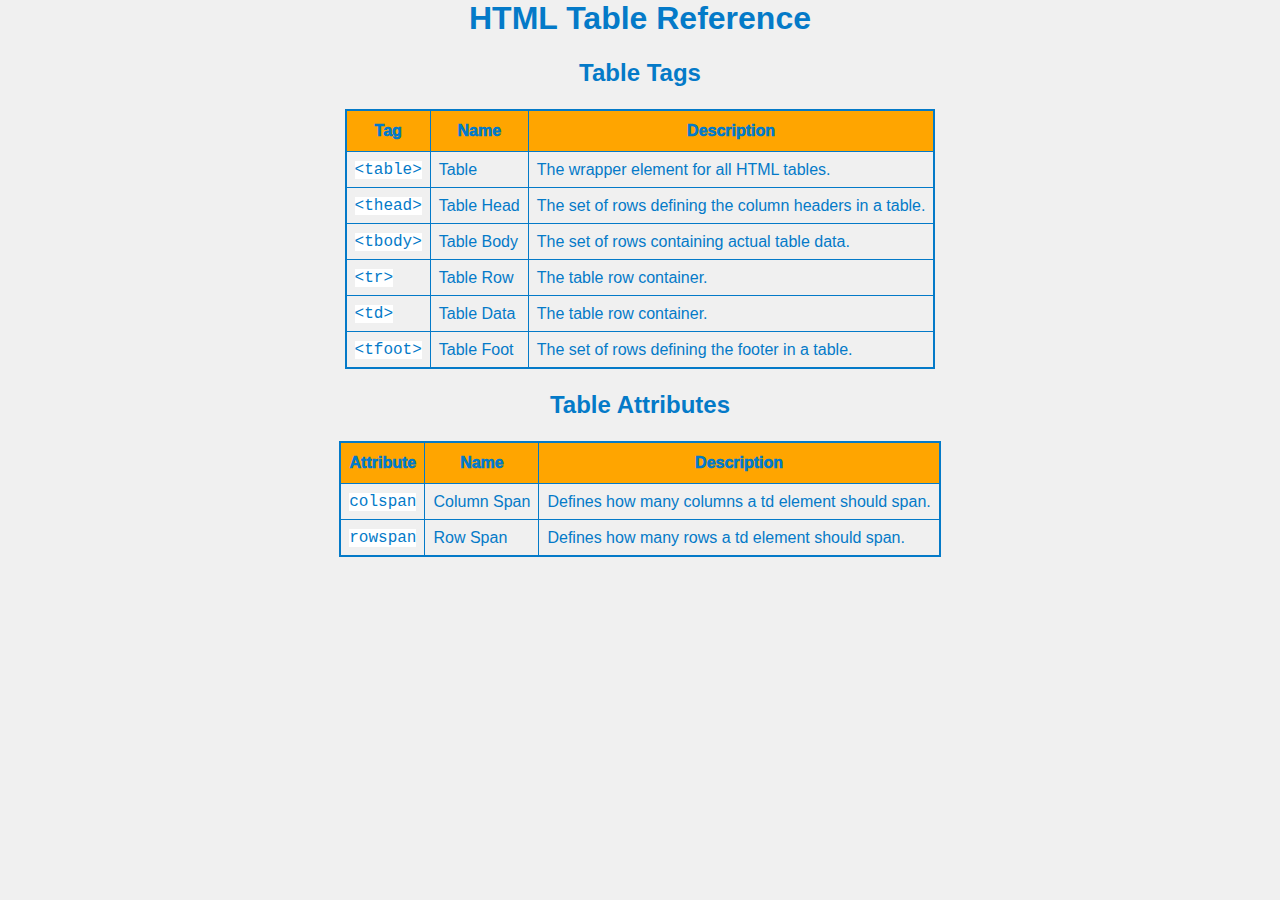
<file: Full-Stack-Engineer/HTML Section/html-css-cheatsheet-starting/index.html>
<!DOCTYPE html>
<html lang="en">
  <head>
    <meta charset="UTF-8" />
    <meta name="viewport" content="width=device-width, initial-scale=1.0" />
    <link rel="stylesheet" href="styles.css" />
    <title>HTML 5 Cheat Sheet</title>
  </head>
  <body>
    <header>
      <h1>HTML Table Reference</h1>
    </header>
    <main>
      <h2>Table Tags</h2>
      <table>
        <thead>
          <tr>
            <th scope="col">Tag</th>
            <th scope="col">Name</th>
            <th scope="col">Description</th>
          </tr>
        </thead>
        <tbody>
          <tr>
            <td><span class="tags">&lt;table&gt;</span></td>
            <td>Table</td>
            <td>The wrapper element for all HTML tables.</td>
          </tr>
          <tr>
            <td><span class="tags">&lt;thead&gt;</span></td>
            <td>Table Head</td>
            <td>The set of rows defining the column headers in a table.</td>
          </tr>
          <tr>
            <td><span class="tags">&lt;tbody&gt;</span></td>
            <td>Table Body</td>
            <td>The set of rows containing actual table data.</td>
          </tr>
          <tr>
            <td><span class="tags">&lt;tr&gt;</span></td>
            <td>Table Row</td>
            <td>The table row container.</td>
          </tr>
          <tr>
            <td><span class="tags">&lt;td&gt;</span></td>
            <td>Table Data</td>
            <td>The table row container.</td>
          </tr>
          <tr>
            <td><span class="tags">&lt;tfoot&gt;</span></td>
            <td>Table Foot</td>
            <td>The set of rows defining the footer in a table.</td>
          </tr>
        </tbody>
      </table>

      <h2>Table Attributes</h2>
      <table>
        <thead>
          <th>Attribute</th>
          <th>Name</th>
          <th>Description</th>
        </thead>
        <tbody>
          <tr>
            <td><span class="tags">colspan</span></td>
            <td>Column Span</td>
            <td>Defines how many columns a td element should span.</td>
          </tr>
          <tr>
            <td><span class="tags">rowspan</span></td>
            <td>Row Span</td>
            <td>Defines how many rows a td element should span.</td>
          </tr>
        </tbody>
      </table>
    </main>
  </body>
</html>
</file>
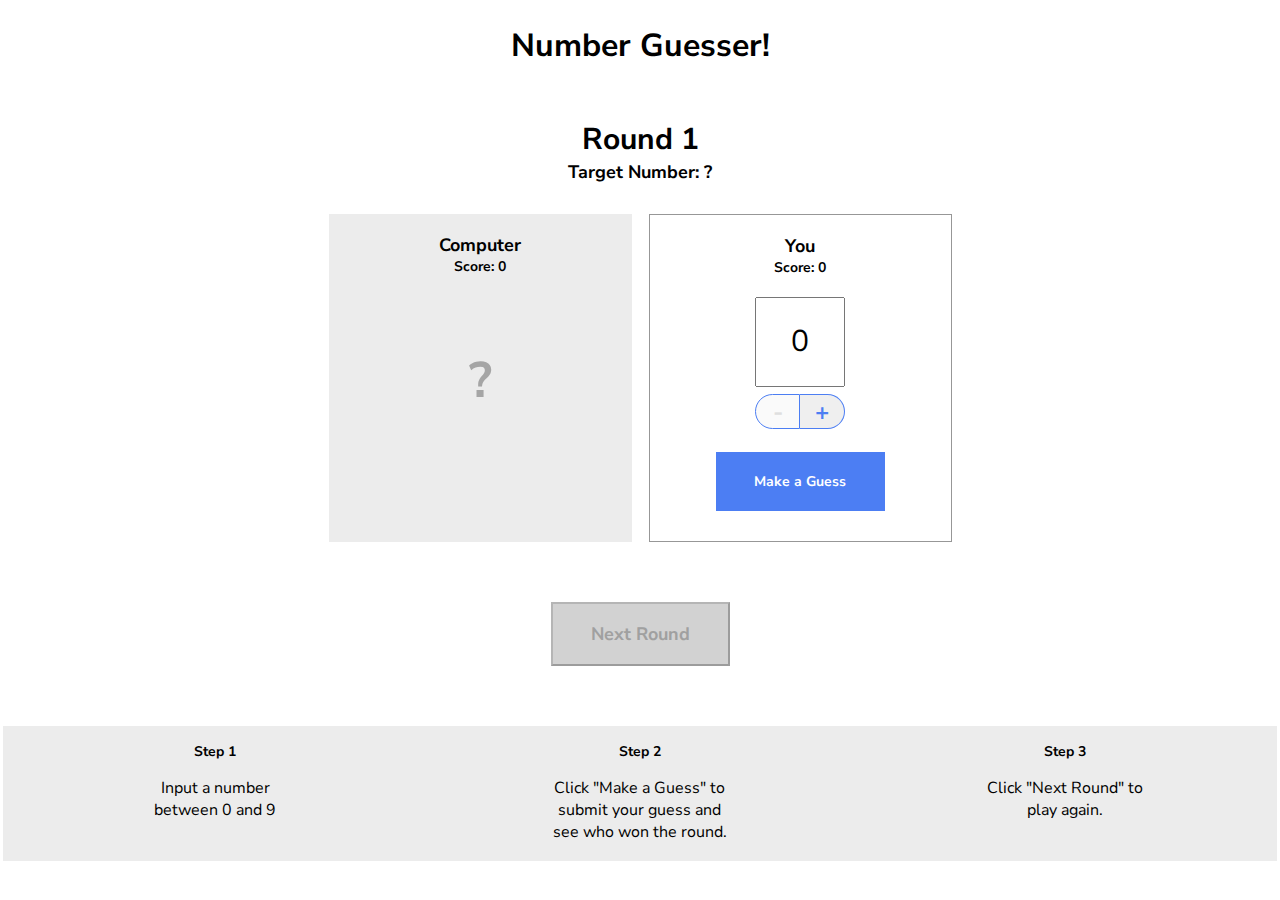
<file: Full-Stack-Engineer/JavaScript Section/number-guesser-starting/index.html>
<!doctype html>

<html>
  <head>
    <title>Number Guesser</title>
    <link href="https://fonts.googleapis.com/css?family=Nunito+Sans:400,700" rel="stylesheet">
    <link rel="stylesheet" href="./style.css">
  </head>
  <body>
    <div class="game-container">
      <header>
        <h1>Number Guesser!</h1>
      </header>
      
      <div class="rounds">
        <p class="round-label">Round <span id="round-number">1</span></p>
        <p class="guess-label">Target Number: <span id="target-number">?</span></p>
      </div>

      <div class="guessing-area">
        <div class="guess computer-guess">
          <div class="guess-title">
            <p class="guess-label">Computer</p>
            <p class="score-label">Score: <span id="computer-score">0</span></p>
          </div>
          <p id="computer-guess">?</p>
          <p class="winning-text" id="computer-wins"></p>
        </div>
        <div class="guess human-guess">
          <div class="guess-title">
            <p class="guess-label">You</p>
            <p class="score-label">Score: <span id="human-score">0</span></p>
          </div>
          <input type="number" id="human-guess" min=0 max=9 value=0>
          <div class="number-controls">
            <button class="number-control left" id="subtract" disabled>-</button>
            <button class="number-control right" id="add">+</button>
          </div>
          <button class="button" id="guess">Make a Guess</button>
        </div>
      </div>

      <div class="next-round-container">
        <button class="button" id="next-round" disabled>Next Round</button>
      </div>

    </div>
    
    <div class="instructions">
      <div class="instruction">
        <h3>Step 1</h3>
        <p>Input a number between 0 and 9</p>
      </div>
      <div class="instruction">
        <h3>Step 2</h3>
        <p>Click "Make a Guess" to submit your guess and see who won the round.</p>
      </div>
      <div class="instruction">
        <h3>Step 3</h3>
        <p>Click "Next Round" to play again.</p>
      </div>
    </div>

    <script src="./script.js"></script>
    <script src="./game.js"></script>
  </body>
</html>
</file>
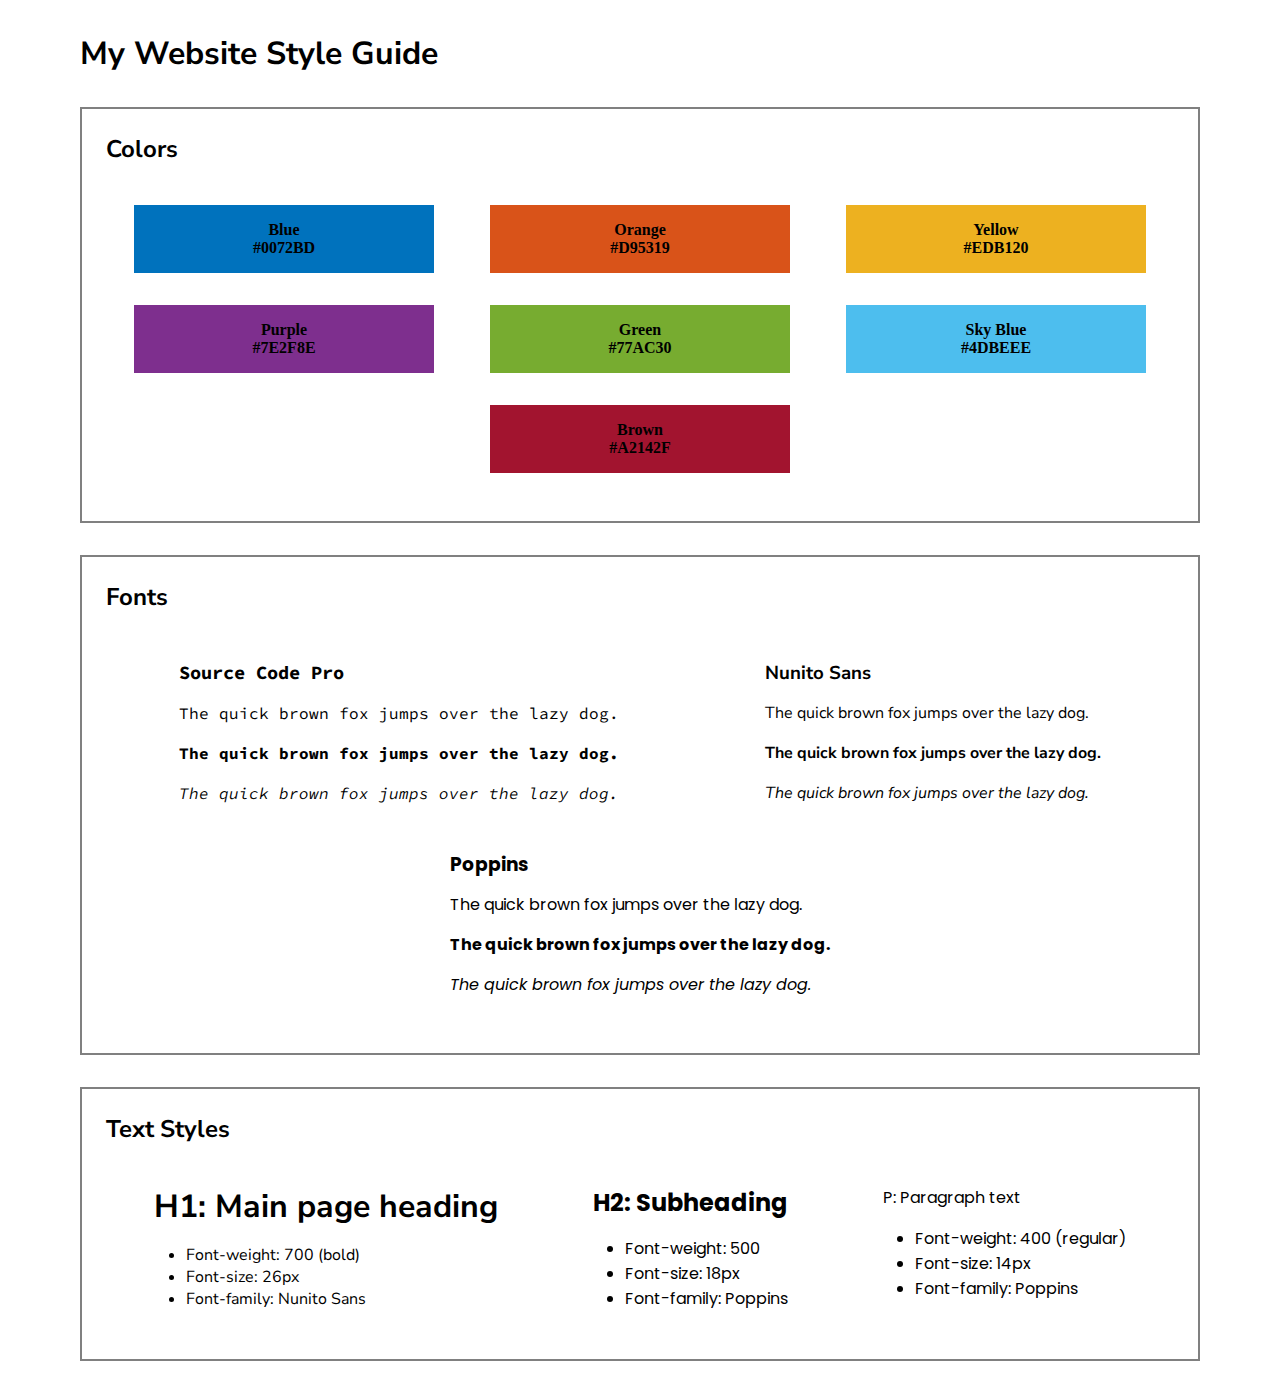
<file: Full-Stack-Engineer/CSS Section/Challenge Project - Build a website design system/starting/index.html>
<!DOCTYPE html>
<html lang="en">
  <head>
    <meta charset="UTF-8" />
    <meta name="viewport" content="width=device-width, initial-scale=1.0" />
    <link rel="stylesheet" href="styles.css" />
    <link rel="preconnect" href="https://fonts.googleapis.com" />
    <link rel="preconnect" href="https://fonts.gstatic.com" crossorigin />
    <link
      href="https://fonts.googleapis.com/css2?family=Nunito+Sans:ital,opsz,wght@0,6..12,200..1000;1,6..12,200..1000&family=Poppins:ital,wght@0,100;0,200;0,300;0,400;0,500;0,600;0,700;0,800;0,900;1,100;1,200;1,300;1,400;1,500;1,600;1,700;1,800;1,900&family=Source+Code+Pro:ital,wght@0,200..900;1,200..900&display=swap"
      rel="stylesheet"
    />
    <title>Design System</title>
  </head>
  <body>
    <header>
      <h1 class="nunito">My Website Style Guide</h1>
    </header>
    <main>
      <section class="colors">
        <h2 class="section_header">Colors</h2>
        <div class="container">
          <div class="color blue">
            <p>Blue</p>
            <p>#0072BD</p>
          </div>
          <div class="color orange">
            <p>Orange</p>
            <p>#D95319</p>
          </div>
          <div class="color yellow">
            <p>Yellow</p>
            <p>#EDB120</p>
          </div>
          <div class="color purple">
            <p>Purple</p>
            <p>#7E2F8E</p>
          </div>
          <div class="color green">
            <p>Green</p>
            <p>#77AC30</p>
          </div>
          <div class="color skyblue">
            <p class="inline">Sky Blue</p>
            <p>#4DBEEE</p>
          </div>
          <div class="color brown">
            <p>Brown</p>
            <p>#A2142F</p>
          </div>
        </div>
      </section>

      <section>
        <h2 class="section_header">Fonts</h2>
        <div class="container">
          <div class="font source_code">
            <h3>Source Code Pro</h3>
            <p class="normal">The quick brown fox jumps over the lazy dog.</p>
            <p class="bold">The quick brown fox jumps over the lazy dog.</p>
            <p class="italic">The quick brown fox jumps over the lazy dog.</p>
          </div>
          <div class="font nunito">
            <h3>Nunito Sans</h3>
            <p class="normal">The quick brown fox jumps over the lazy dog.</p>
            <p class="bold">The quick brown fox jumps over the lazy dog.</p>
            <p class="italic">The quick brown fox jumps over the lazy dog.</p>
          </div>
          <div class="font poppins">
            <h3>Poppins</h3>
            <p class="normal">The quick brown fox jumps over the lazy dog.</p>
            <p class="bold">The quick brown fox jumps over the lazy dog.</p>
            <p class="italic">The quick brown fox jumps over the lazy dog.</p>
          </div>
        </div>
      </section>

      <section>
        <h2 class="section_header">Text Styles</h2>
        <div class="container">
          <div class="style nunito">
            <h1>H1: Main page heading</h1>
            <ul class="style_list">
              <li>Font-weight: 700 (bold)</li>
              <li>Font-size: 26px</li>
              <li>Font-family: Nunito Sans</li>
            </ul>
          </div>
          <div class="style poppins">
            <h2>H2: Subheading</h2>
            <ul class="style_list">
              <li>Font-weight: 500</li>
              <li>Font-size: 18px</li>
              <li>Font-family: Poppins</li>
            </ul>
          </div>
          <div class="style poppins">
            <p>P: Paragraph text</p>
            <ul class="style_list">
              <li>Font-weight: 400 (regular)</li>
              <li>Font-size: 14px</li>
              <li>Font-family: Poppins</li>
            </ul>
          </div>
        </div>
      </section>
    </main>
  </body>
</html>
</file>
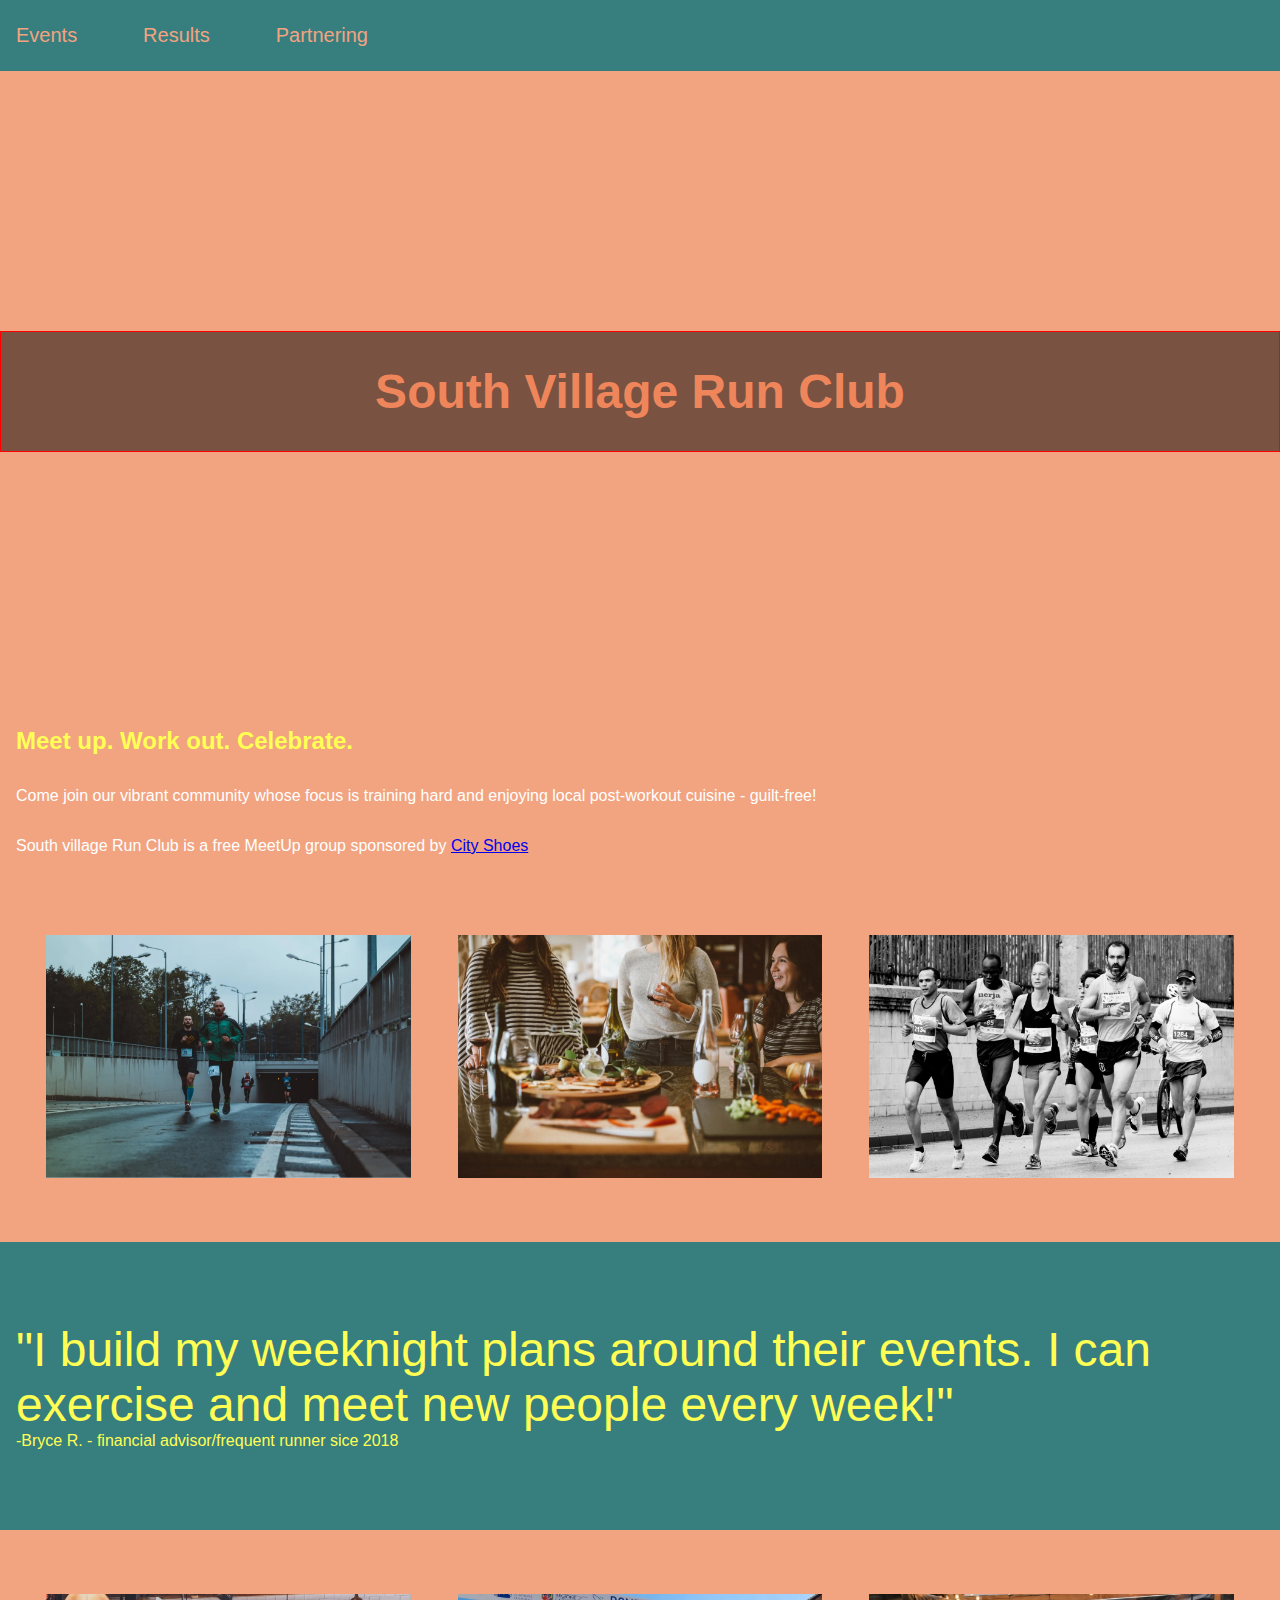
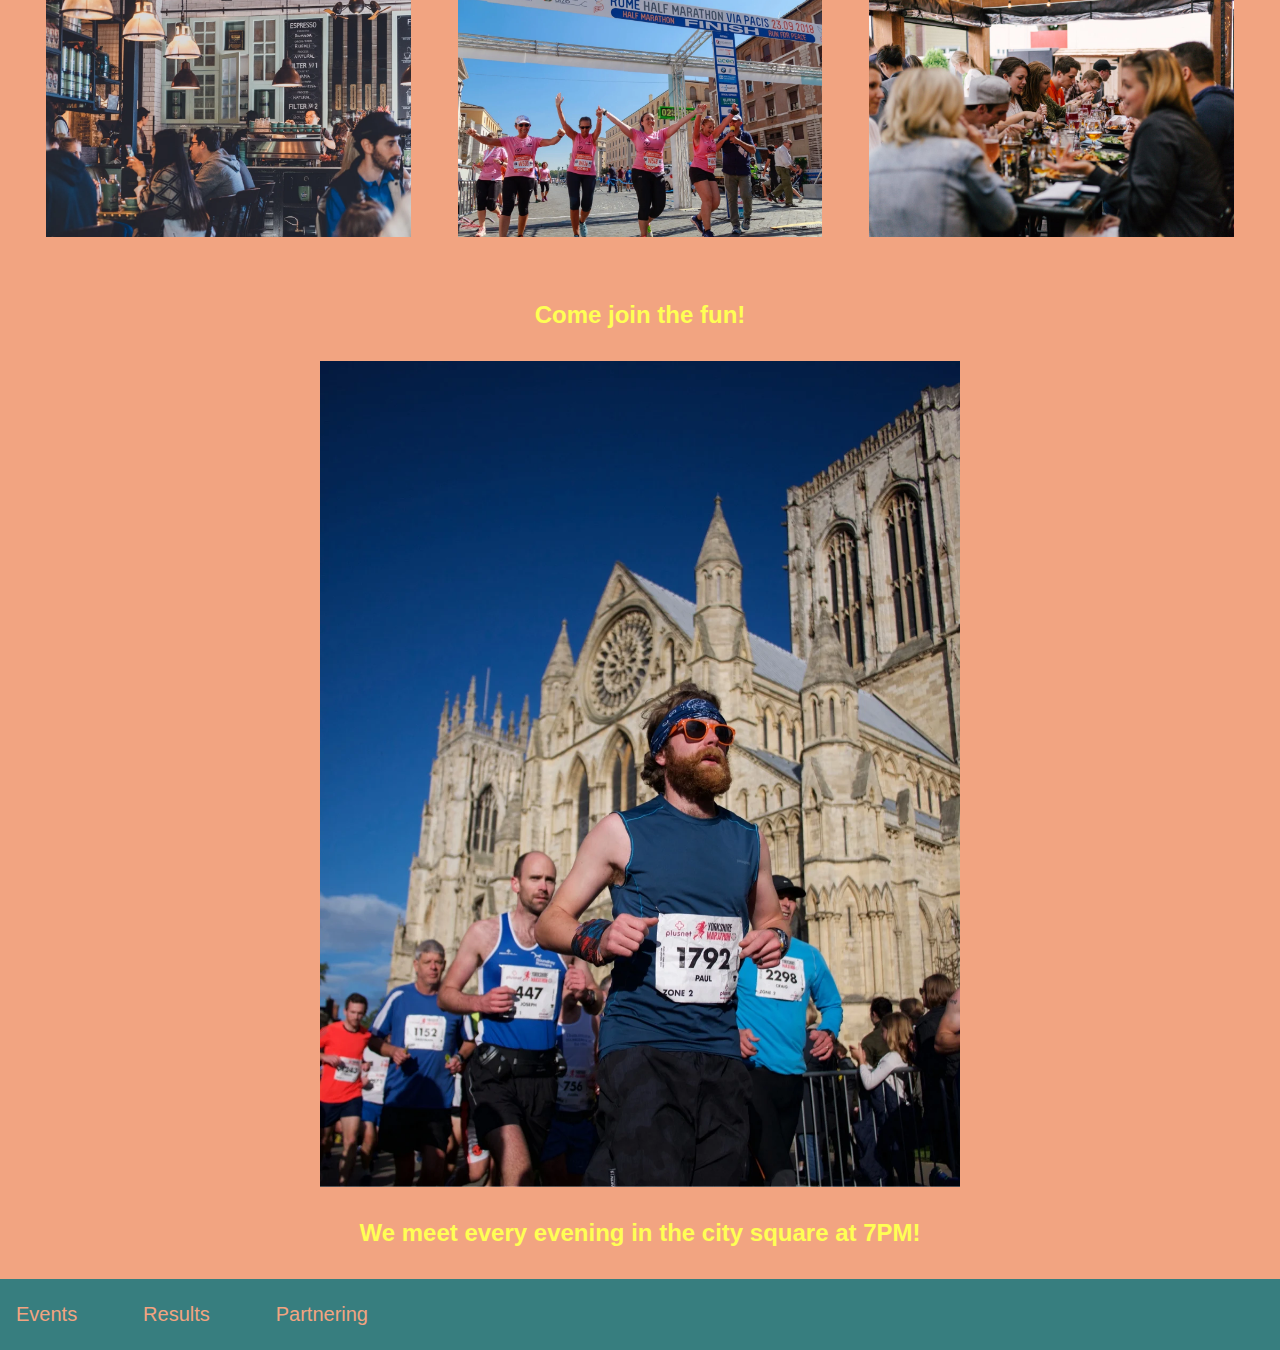
<file: Full-Stack-Engineer/CSS Section/Challenge Project - Responsive Club Website/starting/index.html>
<!DOCTYPE html>
<html lang="en">
  <head>
    <meta charset="UTF-8" />
    <meta name="viewport" content="width=device-width, initial-scale=1.0" />
    <link rel="stylesheet" href="styles.css" />
    <title>Responsive Website</title>
  </head>
  <body>
    <header>
      <nav>
        <ul class="nav-bar">
          <li><a href="#" class="nav-link">Events</a></li>
          <li><a href="#" class="nav-link">Results</a></li>
          <li><a href="#" class="nav-link">Partnering</a></li>
        </ul>
      </nav>
    </header>

    <main>
      <div id="banner">
        <div class="highlight">
          <h1>South Village Run Club</h1>
        </div>
      </div>

      <div>
        <div class="meetup">
          <h2 class="yellow-text">Meet up. Work out. Celebrate.</h2>
          <p>
            Come join our vibrant community whose focus is training hard and
            enjoying local post-workout cuisine - guilt-free!
          </p>
          <p>
            South village Run Club is a free MeetUp group sponsored by
            <a href="#">City Shoes</a>
          </p>
        </div>

        <div class="image-box">
          <div class="images">
            <img src="./images/tunnel-runners.webp" alt="Tunnel runners" />
            <img src="./images/meetup-wine.webp" alt="Meet up wine" />
            <img src="./images/runners-grayscale.jpg" alt="Runners grayscale" />
          </div>
        </div>
      </div>

      <div class="testimonials">
        <blockquote class="yellow-text">
          "I build my weeknight plans around their events. I can exercise and
          meet new people every week!"
        </blockquote>
        <p class="yellow-text">
          -Bryce R. - financial advisor/frequent runner sice 2018
        </p>
      </div>

      <div class="images">
        <img src="./images/coffeshop.webp" alt="Coffeshop" />
        <img src="./images/marathon-runners.webp" alt="Marathon runners" />
        <img src="./images/hangouts.jpg" alt="Hangouts" />
      </div>

      <div class="runner-container">
        <h2 class="yellow-text">Come join the fun!</h2>
        <img src="images/runners-church.webp" alt="Runners Church" />
        <h2 class="yellow-text">
          We meet every evening in the city square at 7PM!
        </h2>
      </div>
    </main>

    <footer>
      <nav>
        <ul class="nav-bar">
          <li><a href="#" class="nav-link">Events</a></li>
          <li><a href="#" class="nav-link">Results</a></li>
          <li><a href="#" class="nav-link">Partnering</a></li>
        </ul>
      </nav>
    </footer>
  </body>
</html>
</file>
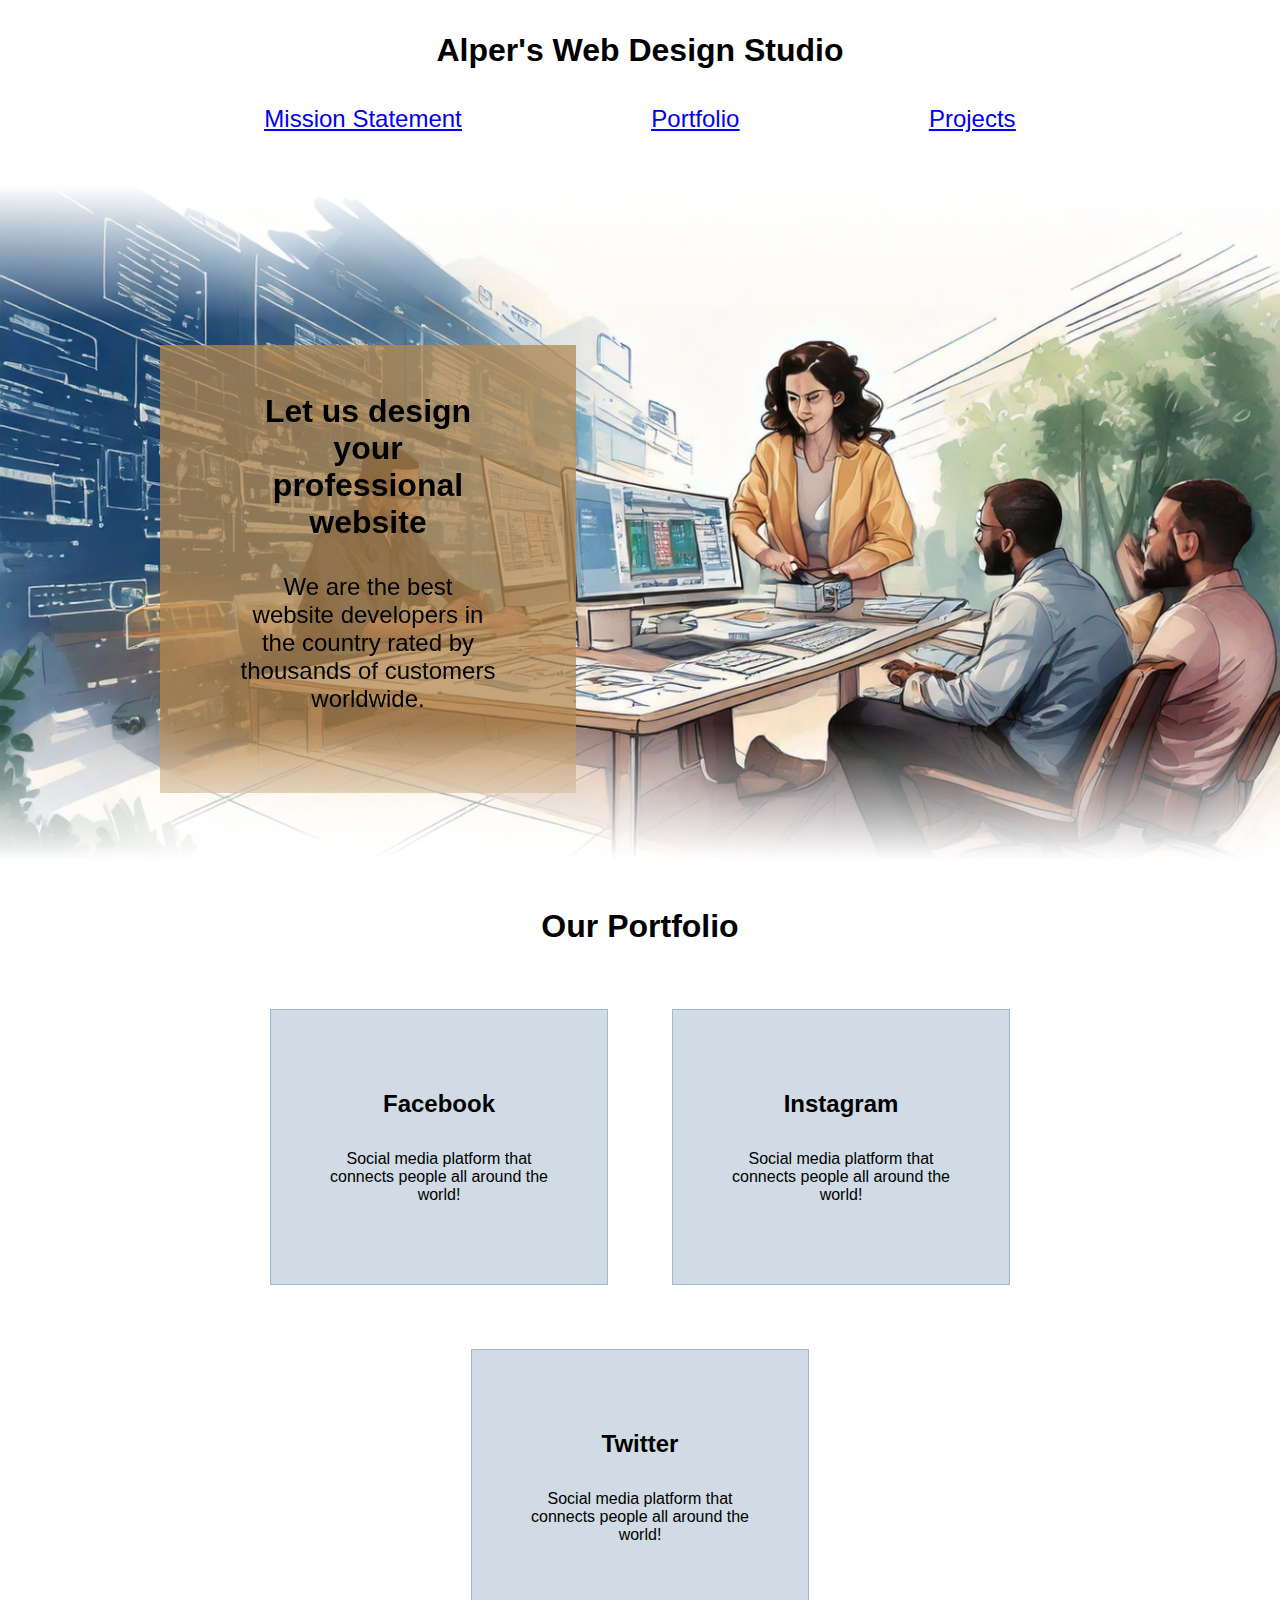
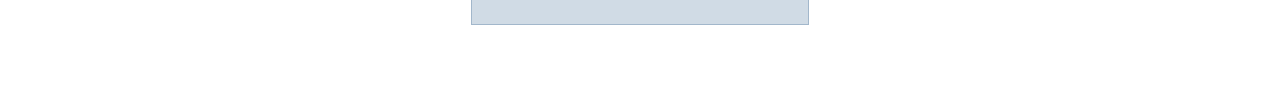
<file: Full-Stack-Engineer/CSS Section/Company Home Project with Flexbox/flexbox-business-site-starting/index.html>
<!DOCTYPE html>

<html lang="en">
  <head>
    <link rel="shortcut icon" href="favicon.ico" type="image/x-icon" />
    <link rel="stylesheet" href="styles.css" />
    <title>Web Design | Professionals</title>
  </head>

  <body>
    <header>
      <h1>Alper's Web Design Studio</h1>
      <nav>
        <ul class="nav-bar">
          <li class="nav-link"><a href="#">Mission Statement</a></li>
          <li class="nav-link"><a href="#portfolio">Portfolio</a></li>
          <li class="nav-link"><a href="#">Projects</a></li>
        </ul>
      </nav>
    </header>
    <main>
      <div class="jumbotron">
        <div class="banner">
          <div class="content">
            <h2>Let us design your professional website</h2>
            <p>
              We are the best website developers in the country rated by
              thousands of customers worldwide.
            </p>
          </div>
        </div>
      </div>
      <div class="portfolio" id="portfolio">
        <h2>Our Portfolio</h2>
        <div class="portfolio-table">
          <div class="portfolio-item">
            <h3>Facebook</h3>
            <p>
              Social media platform that connects people all around the world!
            </p>
          </div>
          <div class="portfolio-item">
            <h3>Instagram</h3>
            <p>
              Social media platform that connects people all around the world!
            </p>
          </div>
          <div class="portfolio-item">
            <h3>Twitter</h3>
            <p>
              Social media platform that connects people all around the world!
            </p>
          </div>
        </div>
      </div>
    </main>
  </body>
</html>
</file>
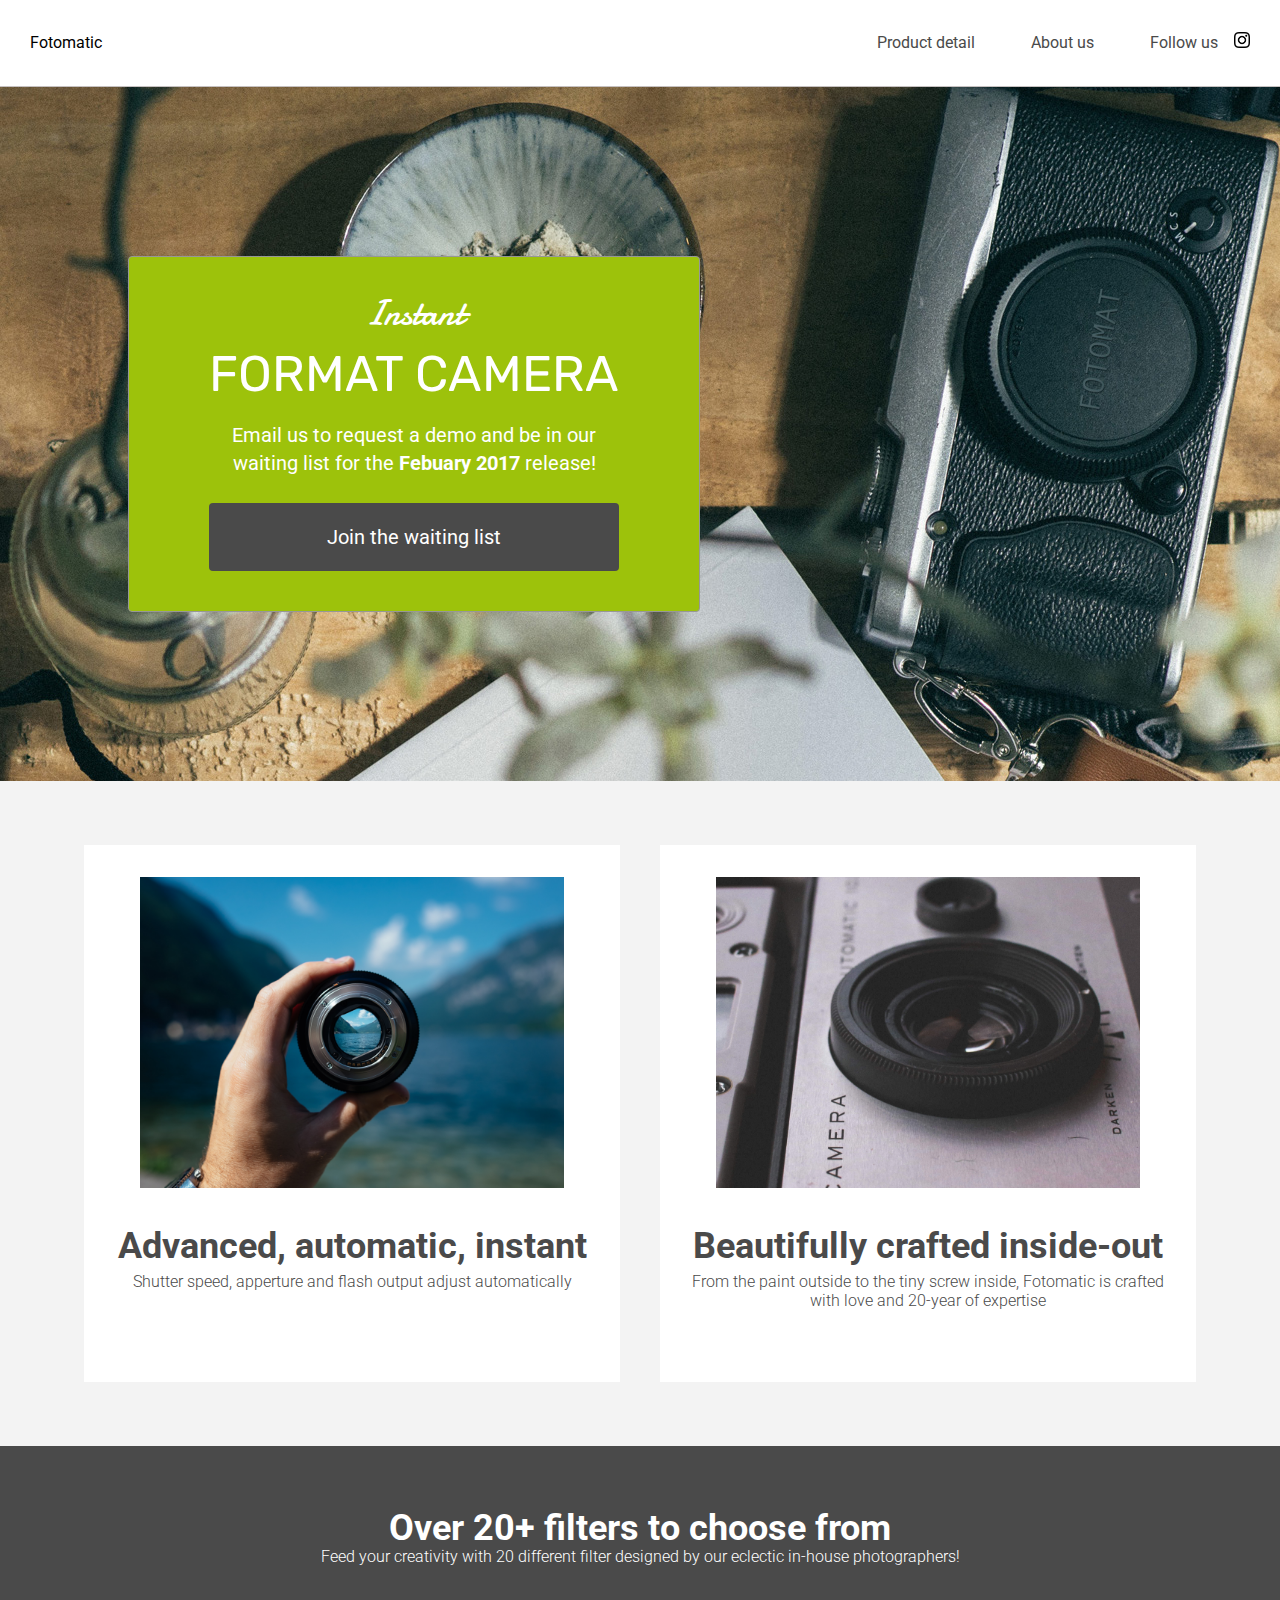
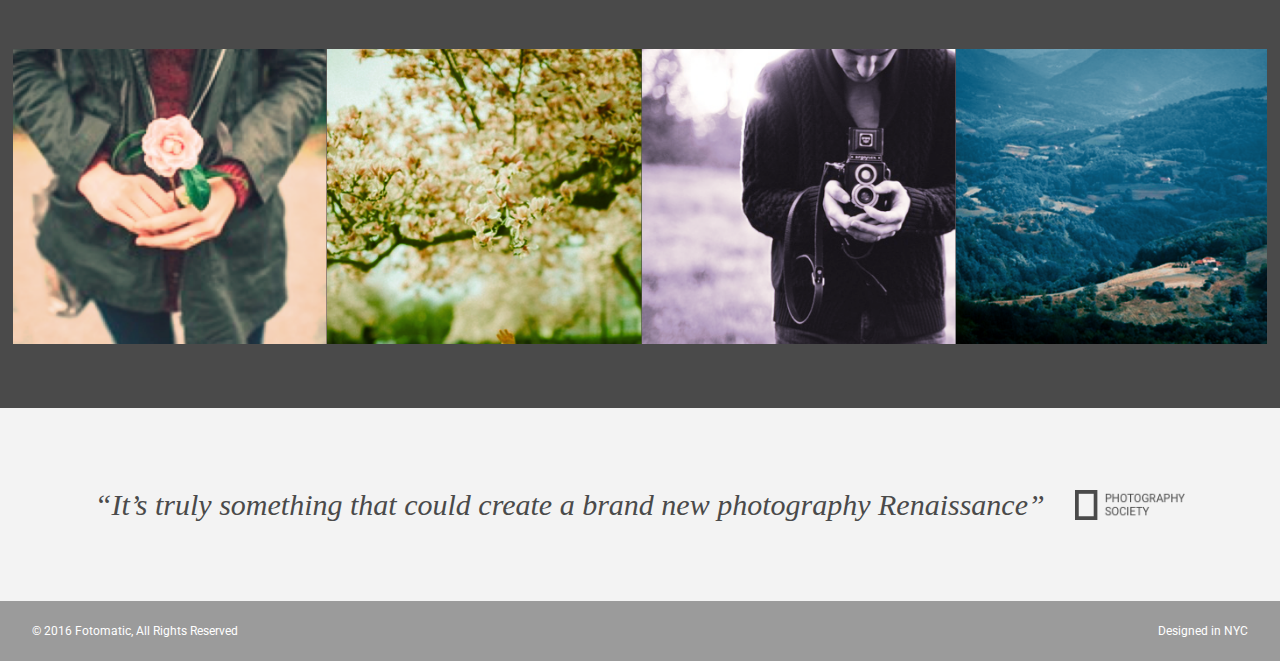
<file: Full-Stack-Engineer/CSS Section/Off-Platform Project - Fotomatic/F1C1_solution/index.html>
<!DOCTYPE html>
<html>
<head>
  <link href="https://fonts.googleapis.com/css?family=Damion" rel="stylesheet">
  <link href="https://fonts.googleapis.com/css?family=Rubik" rel="stylesheet">
  <link href="https://fonts.googleapis.com/css?family=Roboto:300,400,600,700" rel="stylesheet">
  <link rel="stylesheet" href="./resources/css/reset.css">
  <link rel="stylesheet" href="./resources/css/style.css">
  <title>Fotomatic</title>
</head>
<body>
  <!-- Header -->
  <header>
    <div class="content">
      <a href="index.html" class="desktop logo">Fotomatic</a>
      <nav class="desktop">
        <ul>
          <li><a href="#">Product detail</a></li>
          <li><a href="#">About us</a></li>
          <li><a href="https://www.instagram.com/" target="_blank">Follow us <img class="icon" src="./resources/images/instagram.png"></a></li>
          <li><a href="#" class="button">Join us</a></li>
        </ul>
      </nav>
      <nav class="mobile">
        <ul>
          <li><a href="#"><img src="./resources/images/ic-logo.svg"></a></li>
          <li><a href="#"><img src="./resources/images/ic-product-detail.svg"></a></li>
          <li><a href="#"><img src="./resources/images/ic-about-us.svg"></a></li>
          <li><a href="#" class="button">Join us</a></li>
        </ul>
      </nav>
    </div>
  </header>

  <!-- Main Content -->
  <div class="main-content">

    <!-- Sign Up Section -->
    <div id="sign-up-section" class="banner">
      <div id="sign-up-cta">
        <div class="content center">
          <div class="header">
            <h2 class="cursive">Instant</h2>
            <h1 class="striking">FORMAT CAMERA</h1>
          </div>
          <div class="email">
            <span>
              Email us to request a demo and be in our waiting list for the <strong>Febuary 2017</strong> release!
            </span>
            <div class="button">Join the waiting list</div>
          </div>
        </div>
      </div>
    </div>

    <!-- Features Section -->
    <div id="features-section">
      <div class="feature">
        <div class="center">
          <div class="image-container">
            <img src="./resources/images/feature-1.png" />
          </div>
          <div class="content">
            <h2>Advanced, automatic, instant</h2>
            <h3>Shutter speed, apperture and flash output adjust automatically</h3>
          </div>
        </div>
      </div>
      <div class="feature">
        <div class="center">
          <div class="image-container">
            <img src="./resources/images/feature-2.png" />
          </div>
          <div class="content">
            <h2>Beautifully crafted inside-out</h2>
            <h3>From the paint outside to the tiny screw inside, Fotomatic is crafted with love and 20-year of expertise</h3>
          </div>
        </div>
      </div>
    </div>

    <!-- Filters Section -->
    <div id="filters-section">
      <div class="content center">
        <h2>Over 20+ filters to choose from</h2>
        <h3>Feed your creativity with 20 different filter designed by our eclectic in-house photographers!</h3>
      </div>
      <div class="images-container">
        <div class="image-container">
          <img src="./resources/images/filter-1.png" />
        </div>
        <div class="image-container">
          <img src="./resources/images/filter-2.png" />
        </div>
        <div class="image-container">
          <img src="./resources/images/filter-3.png" />
        </div>
        <div class="image-container extra">
          <img src="./resources/images/filter-4.png" />
        </div>
      </div>
    </div>

    <!-- Quotes Section -->
    <div id="quotes-section">
      <div class="content center">
        <span class="quote">“It’s truly something that could create a brand new photography Renaissance”</span>
        <img class="quote-citation" src="./resources/images/photography-logo.png" />
      </div>
    </div>

    <!-- Footer -->
    <footer>
      <div class="content">
        <span class="copyright">© 2016  Fotomatic, All Rights Reserved</span>
        <span class="location">Designed in NYC</span>
      </div>
    </footer>

  </div>
</body>
</html>
</file>
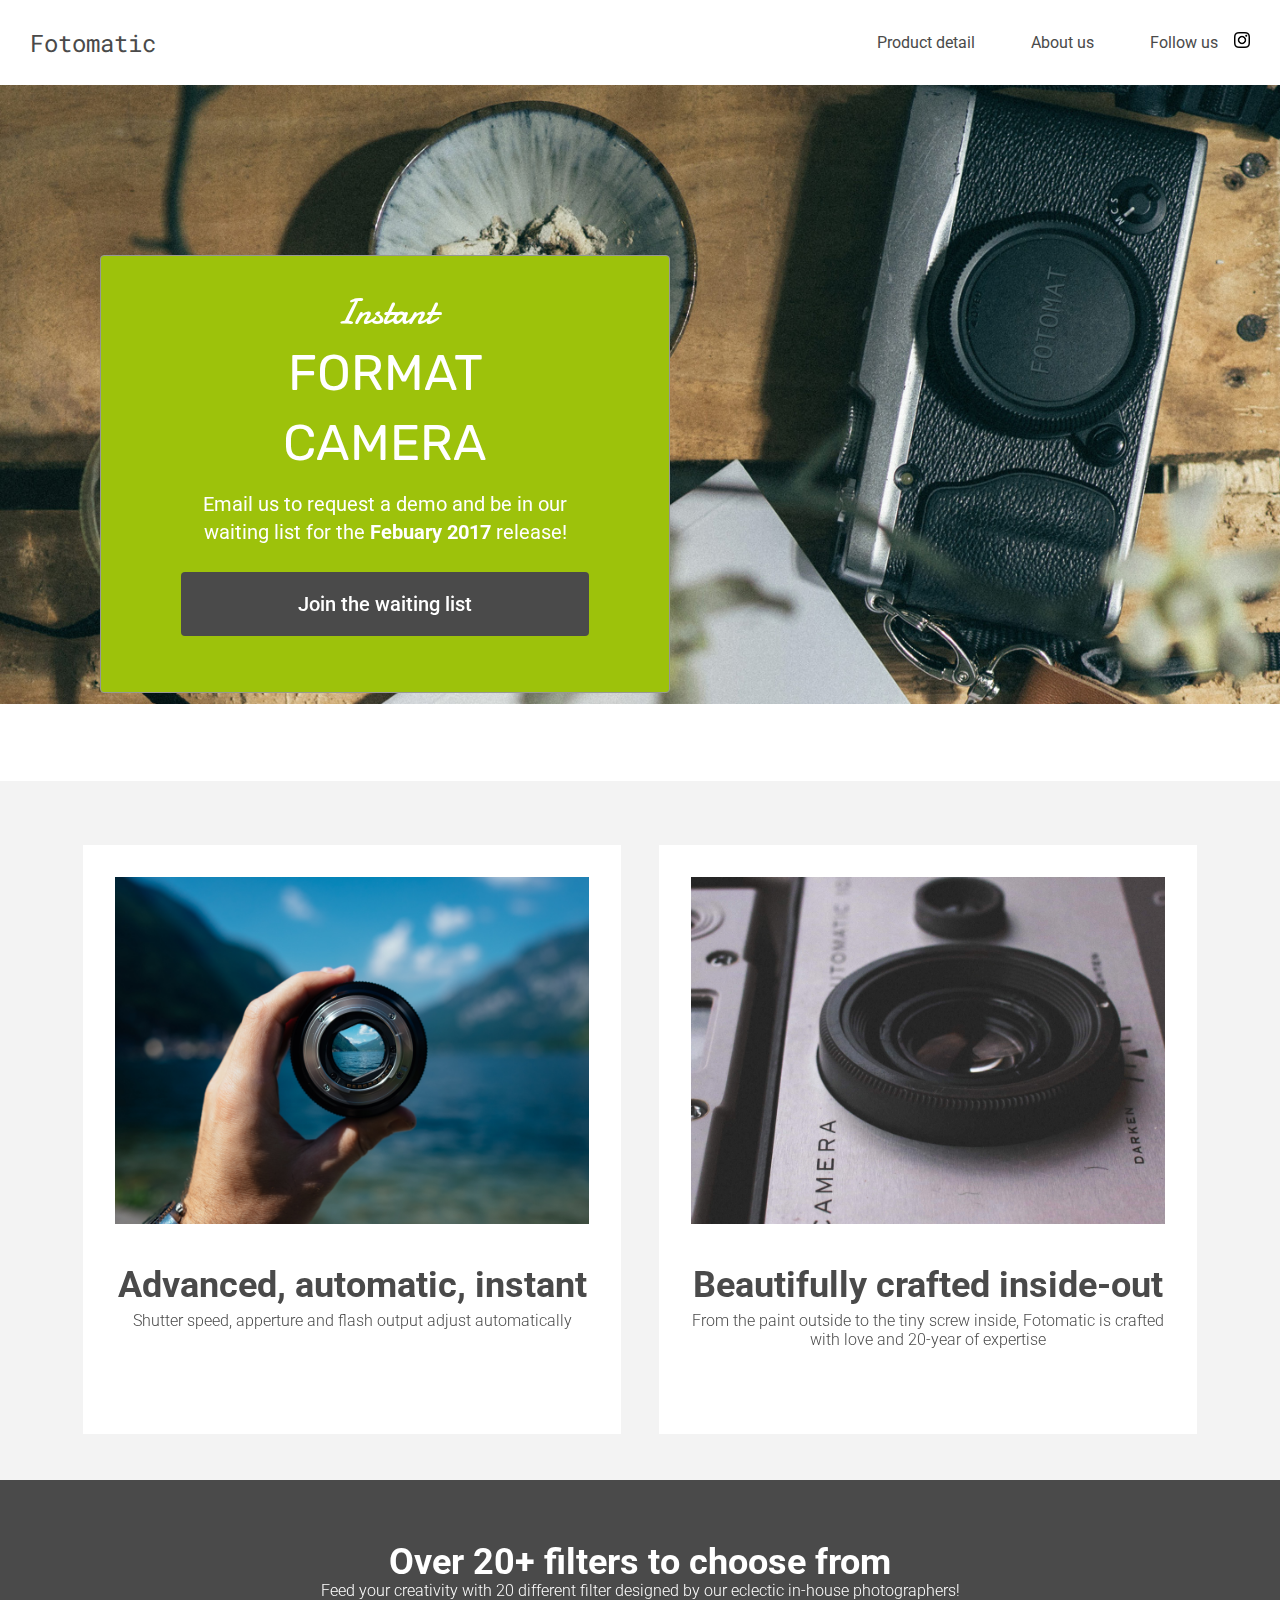
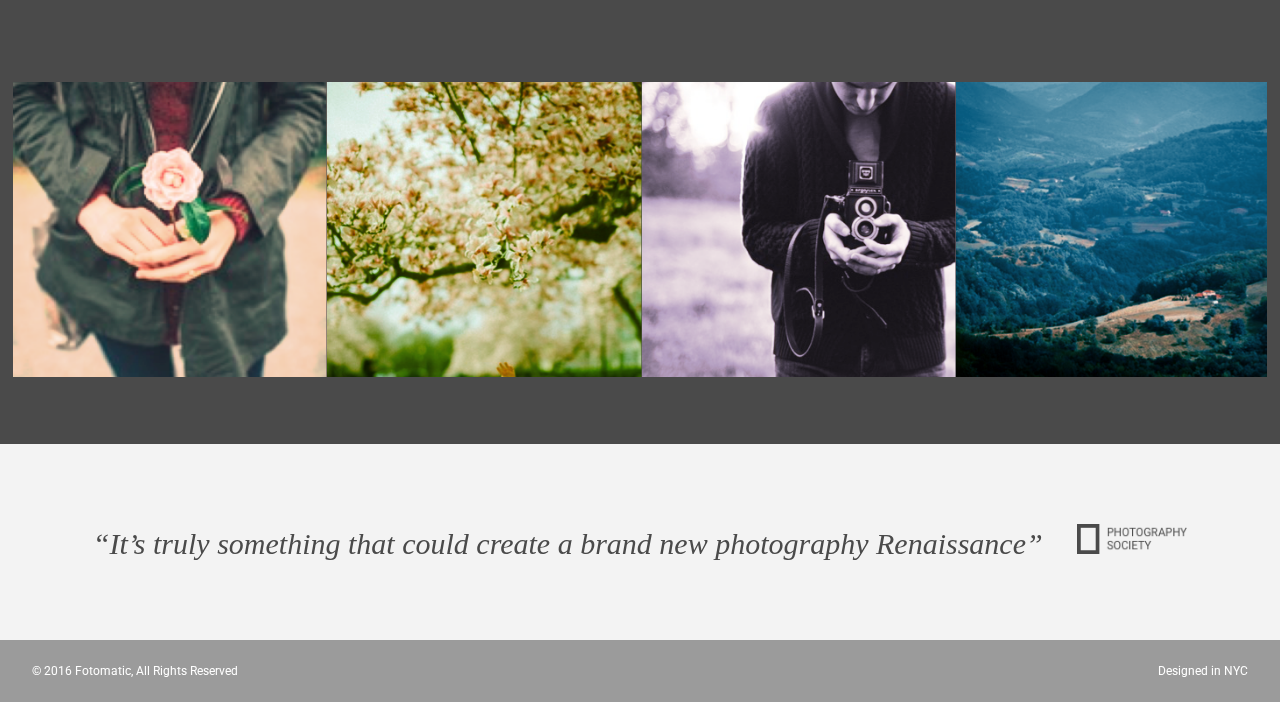
<file: Full-Stack-Engineer/CSS Section/Off-Platform Project - Fotomatic/fotomatic_broken _fixed_may/index.html>
<!DOCTYPE html>
<html>
  <head>
    <link
      href="https://fonts.googleapis.com/css?family=Damion"
      rel="stylesheet"
    />
    <link
      href="https://fonts.googleapis.com/css?family=Rubik"
      rel="stylesheet"
    />
    <link
      href="https://fonts.googleapis.com/css?family=Roboto:300,400,600,700"
      rel="stylesheet"
    />
    <link rel="preconnect" href="https://fonts.googleapis.com" />
    <link rel="preconnect" href="https://fonts.gstatic.com" crossorigin />
    <link
      href="https://fonts.googleapis.com/css2?family=Roboto+Mono:ital,wght@0,100..700;1,100..700&display=swap"
      rel="stylesheet"
    />

    <link rel="stylesheet" href="./resources/css/reset.css" />
    <link rel="stylesheet" href="./resources/css/style.css" />
    <meta charset="UTF-8" />
  </head>
  <body>
    <!-- Header -->
    <header>
      <div class="content">
        <a href="index.html" class="desktop logo">Fotomatic</a>
        <nav class="desktop">
          <ul>
            <li><a href="#">Product detail</a></li>
            <li><a href="#">About us</a></li>
            <li>
              <a href="https://www.instagram.com/"
                >Follow us
                <img class="icon" src="./resources/images/instagram.png"
              /></a>
            </li>
          </ul>
        </nav>
        <nav class="mobile">
          <ul>
            <li>
              <a href="#"><img src="./resources/images/ic-logo.svg" /></a>
            </li>
            <li>
              <a href="#"
                ><img src="./resources/images/ic-product-detail.svg"
              /></a>
            </li>
            <li>
              <a href="#"><img src="./resources/images/ic-about-us.svg" /></a>
            </li>
            <li><a href="#" class="button">Join us</a></li>
          </ul>
        </nav>
      </div>
    </header>

    <!-- Main Content -->
    <div class="main-content">
      <!-- Sign Up Section -->
      <div id="sign-up-section" class="banner">
        <div id="sign-up-cta">
          <div class="content center">
            <div class="header">
              <h2 class="cursive">Instant</h2>
              <h1 class="striking">FORMAT CAMERA</h1>
            </div>
            <div class="email">
              <span>
                Email us to request a demo and be in our waiting list for the
                <strong>Febuary 2017</strong> release!
              </span>
              <div class="button">Join the waiting list</div>
            </div>
          </div>
        </div>
      </div>

      <!-- Features Section -->
      <div id="features-section">
        <div class="feature">
          <div class="center">
            <div class="image-container">
              <img src="./resources/images/feature-1.png" />
            </div>
            <div class="content">
              <h2>Advanced, automatic, instant</h2>
              <h3>
                Shutter speed, apperture and flash output adjust automatically
              </h3>
            </div>
          </div>
        </div>
        <div class="feature">
          <div class="center">
            <div class="image-container">
              <img src="./resources/images/feature-2.png" />
            </div>
            <div class="content">
              <h2>Beautifully crafted inside-out</h2>
              <h3>
                From the paint outside to the tiny screw inside, Fotomatic is
                crafted with love and 20-year of expertise
              </h3>
            </div>
          </div>
        </div>
      </div>

      <!-- Filters Section -->
      <div id="filters-section">
        <div class="content center">
          <h2>Over 20+ filters to choose from</h2>
          <h3>
            Feed your creativity with 20 different filter designed by our
            eclectic in-house photographers!
          </h3>
        </div>
        <div class="images-container">
          <div class="image-container">
            <img src="./resources/images/filter-1.png" />
          </div>
          <div class="image-container">
            <img src="./resources/images/filter-2.png" />
          </div>
          <div class="image-container">
            <img src="./resources/images/filter-3.png" />
          </div>
          <div class="image-container extra">
            <img src="./resources/images/filter-4.png" />
          </div>
        </div>
      </div>

      <!-- Quotes Section -->
      <div id="quotes-section">
        <div class="content center">
          <span class="quote"
            >“It’s truly something that could create a brand new photography
            Renaissance”</span
          >
          <img
            class="quote-citation"
            src="./resources/images/photography-logo.png"
          />
        </div>
      </div>

      <!-- Footer -->
      <footer>
        <div class="content">
          <span class="copyright">© 2016 Fotomatic, All Rights Reserved</span>
          <span class="location">Designed in NYC</span>
        </div>
      </footer>
    </div>
  </body>
</html>
</file>
<file: Full-Stack-Engineer/HTML Section/html-css-cheatsheet-starting/styles.css>
* {
  margin: 0;
  padding: 0;
}

body {
  background-color: rgb(240, 240, 240);
}

h1,
h2,
table {
  color: rgb(4, 122, 200);
  font-family: Helvetica, Arial, sans-serif;
}
h2 {
  line-height: 2;
  margin: 0.5em 0;
  font-size: 1.5em;
}
h1,
h2 {
  text-align: center;
}
.tags {
  background-color: white;
}

table,
th,
td {
  /* border: 1px solid rgb(4, 122, 200); */
  border-collapse: collapse;
}

table {
  border: 2px solid rgb(4, 122, 200);
  margin: auto;
}

thead {
  background-color: orange;
}

th {
  font-weight: 1000;
}
.tags {
  font-family: "Courier New", Courier, monospace;
}

th {
  line-height: 1.5;
}

th,
td {
  border: 1px solid rgb(4, 122, 200);
  padding: 0.5em;
}
td {
  text-align: left;
}
</file>
<file: Full-Stack-Engineer/JavaScript Section/number-guesser-starting/style.css>
* {
  font-family: 'Nunito Sans';
  box-sizing: border-box;
}

body {
  margin: 0 auto;
  padding: 3px;
  background-color: #fff;
}

.game-container {
  max-width: 640px;
  margin: 0 auto;
  text-align: center;
}

header {
  display: flex;
  justify-content: center
}

.rounds {
  display: flex;
  flex-direction: column;
  align-items: center;
  margin-bottom: 30px;
}

.round-label {
  font-size: 30px;
  font-weight: 700;
  margin-bottom: 0px;
}

.guess {
  min-width: 303px;
  height: 328px;
  display: flex;
  flex-direction: column;
  align-items: center;
  padding: 19px;
}

.guessing-area {
  display: flex;
  justify-content: space-around;
  align-items: flex-start;
  margin-bottom: 60px;
}

.guess-title {
  display: flex;
  flex-direction: column;
  align-items: center;
  justify-content: flex-start;
  margin-bottom: 20px;
}

.guess-label {
  font-size: 18px;
  font-weight: 700;
  margin: 0;
}

.score-label {
  font-size: 14px;
  font-weight: 700;
  margin: 0;
}

.target-guess {
  display: flex;
  flex-direction: column;
  align-items: center;
  justify-content: flex-start;
}

.computer-guess {
  background-color: #ececec;
}

#computer-guess {
  font-size: 50px;
  font-weight: 700;
  color: #a5a5a5;
}

.human-guess {
  border: 1px solid #979797;
}

.guess input {
  height: 90px;
  width: 90px;
  font-size: 30px;
  text-align: center;
  margin: 0 auto;
  margin-bottom: 7px;
}

.number-controls {
  font-size: 0;
  margin-bottom: 23px;
}

.number-control {
  border: solid 1px #4c7ef3;
  display: inline-block;
  width: 45px;
  height: 35px;
  font-size: 24px;
  font-weight: 700;
  color: #4c7ef3;
  cursor: pointer;
}

.number-controls button[disabled] {
  color: #dfdfdf;
  cursor: default;
}

.left {
  border-top-left-radius: 22.5px;
  border-bottom-left-radius: 22.5px;
}

.right {
  border-top-right-radius: 22.5px;
  border-bottom-right-radius: 22.5px;
  border-left-width: 0px;
}

.controls {
  display: flex;
  justify-content: space-around;
}

.button {
  background-color: #4c7ef3;
  color: #fff;
  cursor: pointer;
}

#guess {
  padding: 20px;
  width: 169px;
  height: 59px;
  border: none;
  font-weight: 700;
  font-size: 14px;
}

input[type=number]::-webkit-inner-spin-button {
  -webkit-appearance: none;
}

#next-round {
  width: 179px;
  height: 64px;
  font-size: 18px;
  font-weight: bold;
  margin-left: auto;
  margin-right: auto;
  margin-bottom: 60px;
}
  
.button[disabled] {
  background-color: #d2d2d2;
  color: #a0a0a0;
  cursor: default;
}

.instructions {
  background-color: #ececec;
  width: 100%;
  display: flex;
  justify-content: space-around;
}

.instruction {
  width: 180px;
  padding: 2px;
  text-align: center;
}

.instructions h3 {
  font-size: 14px;
}


.winning-text, .winning-text[disabled] {
  color: #ec3636;
  font-weight: 700;
}
</file>
<file: Full-Stack-Engineer/CSS Section/Challenge Project - Build a website design system/starting/styles.css>
* {
  margin: 0;
  padding: 0;
  box-sizing: border-box;
}

/* GENERAL */
body {
  /* margin: 5em; */
}
header {
  margin: 2em 0 0 5em;
}
section {
  border: 2px solid gray;
  margin: 2em 5em;
}
.section_header {
  padding: 1em;
  font-family: "Nunito Sans";
}

/* COLOR */
.container {
  padding: 0 1.5em 2em;
  display: inline-flex;
  justify-content: space-around;
  width: 100%;
  flex-wrap: wrap;
  /* border: 2px solid red; */
}

.color {
  /* display: inline-block; */
  width: 300px;
  margin: 1em auto;
  text-align: center;
  padding: 1em;
  vertical-align: top;
  min-width: 150px;
}

.color p {
  font-weight: bold;
}
.blue {
  background-color: #0072bd;
}
.orange {
  background-color: #d95319;
}
.yellow {
  background-color: #edb120;
}
.purple {
  background-color: #7e2f8e;
}
.green {
  background-color: #77ac30;
}
.skyblue {
  background-color: #4dbeee;
}
.brown {
  background-color: #a2142f;
}

/* FONT */
.font {
  display: inline-block;
  /* padding-left: 1em; */
  margin: 1em;
  line-height: 2.5em;
}
.nunito {
  font-family: "Nunito Sans";
}
.source_code {
  font-family: "Source Code Pro";
}
.poppins {
  font-family: "Poppins";
}
.normal {
  font-weight: 400;
}
.bold {
  font-weight: bold;
}
.italic {
  font-style: italic;
}

/* STYLE */
.style {
  display: block;
  padding: 1em;
}
.style_list {
  padding-left: 2em;
  margin-top: 1em;
}
</file>
<file: Full-Stack-Engineer/CSS Section/Challenge Project - Responsive Club Website/starting/styles.css>
* {
  padding: 0;
  margin: 0;
  box-sizing: border-box;
}

html {
  font-family: "Helvetica Neue", Arial, sans-serif;
  font-size: 16px;
}

body {
  background-color: rgb(242, 164, 129);
}

header,
footer {
  background-color: rgb(55, 126, 127);
}

.nav-bar {
  display: flex;
  justify-content: flex-start;
  padding: 1.5rem 1rem;
  width: 30%;
  justify-content: space-between;
}

.nav-bar li {
  list-style-type: none;
}
.nav-link {
  font-size: 1.25rem;
  color: rgb(242, 164, 129);
  text-decoration: none;
}

#banner {
  display: flex;
  width: 100%;
  height: 40rem;
  align-items: center;
}

.highlight {
  border: 1px solid red;
  width: 100%;
  text-align: center;
  padding: 2rem 0;
  font-size: 1.5rem;
  color: rgb(239, 134, 91);
  background-color: rgb(121, 82, 65);
}

.meetup {
  display: flex;
  flex-direction: column;
  height: 10rem;
  justify-content: space-around;
  margin-bottom: 4em;
  padding: 0 1rem;
}
.yellow-text {
  color: rgb(255, 255, 84);
}
.meetup p {
  color: white;
}

.images {
  display: flex;
  flex-wrap: wrap;
  justify-content: space-evenly;
  margin: 0 2rem 4rem;
  row-gap: 2rem;
  column-gap: 2rem;
}
.images img {
  width: 30%;
}

.testimonials {
  padding: 5rem 1rem;
  background-color: rgb(55, 126, 127);
  margin-bottom: 4rem;
}
.testimonials blockquote {
  font-size: 3rem;
}

.runner-container {
  display: flex;
  flex-direction: column;
  align-items: center;
  margin-bottom: 2rem;
  text-align: center;
}

.runner-container img {
  width: 50%;
  margin: 2rem auto;
}

@media only screen and (max-width: 960px) {
  .nav-bar {
    flex-direction: column;
    width: 100%;
    row-gap: 10px;
    align-items: center;
  }
  .images img {
    width: 100%;
  }
}
</file>
<file: Full-Stack-Engineer/CSS Section/Company Home Project with Flexbox/flexbox-business-site-starting/styles.css>
* {
  padding: 0;
  margin: 0;
}

html {
  font-size: 16px;
  scroll-behavior: smooth;
}

body {
  font-family: Helvetica, "Arial", serif;
}

header {
  display: flex;
  flex-direction: column;
  padding: 2rem;
  align-items: center;
  /* border: 1px solid blue; */
}
header h1 {
  padding-bottom: 1rem;
}
nav {
  width: 80%;
}
.nav-bar {
  display: flex;
  justify-content: space-around;
  list-style-type: none;
  margin: 1rem;
}
.nav-link {
  font-size: 1.5rem;
  text-decoration: underline;
  line-height: 1.5;
}
.nav-link a {
  display: flex;
  transition: 0.2s ease;
}
.nav-link a:visited {
  color: black;
}
.nav-link a:hover {
  transform: scale(1.2);
}

.jumbotron {
  background-image: url(./images/Banner.jpg);
  background-repeat: no-repeat;
  background-size: cover;
  height: 75vh;
  overflow: hidden;
  /* border: 1px solid red; */
  mask-image: linear-gradient(
    to bottom,
    transparent,
    black 20%,
    black 80%,
    transparent
  );
}
.content {
  text-align: center;
  background-color: rgba(180, 136, 80, 0.75);
  display: flex;
  flex-direction: column;
  width: 20%;
  padding: 3rem 5rem 5rem;
  margin: 10rem;
  transition: 0.2s ease;
  /* mask-image: linear-gradient(transparent, black 10%, black 90%, transparent),
              linear-gradient(to right, transparent, black 10%, black 90%, transparent);
  mask-composite: intersect; */
}

.content:hover {
  transform: scale(1.1);
}
.content h2 {
  padding-bottom: 2rem;
  font-size: 2rem;
  opacity: 1;
}

.content p {
  font-size: 1.5rem;
  opacity: 1;
}

/* Portfolio */
.portfolio {
  display: flex;
  flex-direction: column;
  padding: 3rem 10% 3rem;
  /* border: 1px solid blue; */
}

.portfolio h2 {
  font-size: 2rem;
  padding-bottom: 2rem;
  text-align: center;
}
.portfolio-table {
  display: flex;
  justify-content: center;
  width: 100%;
  flex-wrap: wrap;
}
.portfolio-item {
  display: flex;
  flex-direction: column;
  align-items: center;
  background-color: rgba(162, 183, 203, 0.5);
  border: 1px solid rgba(162, 183, 203, 1);
  width: 15rem;
  margin: 2rem;
  padding: 5rem 3rem;
}
.portfolio-item h3 {
  font-size: 1.5rem;
}
.portfolio-item p {
  text-align: center;
  padding-top: 2rem;
}
</file>
<file: Full-Stack-Engineer/CSS Section/Off-Platform Project - Fotomatic/F1C1_solution/resources/css/style.css>
/* Universal Styles */

html {
  font-family: "Roboto", sans-serif;
  font-size: 16px;
}

.main-content {
  position: relative;
  top: 5.3125rem; /* To offset for fixed header. */
}

.center {
  text-align: center;
}

.button {
  border-radius: 4px;
  background-color: #4a4a4a;
  color: white;
}

.image-container {
  overflow: hidden;
}

.image-container img {
  display: block;
  max-width: 100%;
}

@media only screen and (max-width: 895px) {
  .main-content {
    top: 2.5625rem;
  }
}

/* Header */

header {
  position: fixed;
  z-index: 100;
  width: 100%;
  border-bottom: solid 1px #c6c1c1;
  background-color: white;
}

header .content {
  display: flex;
  align-items: center;
  padding: 1.875rem;
}

header .logo {
  flex: 1;
}

header nav ul {
  display: flex;
}

nav li {
  padding-left: 3.5rem;
}

nav a {
  vertical-align: bottom;
  line-height: 1.6;
  font-size: 1rem;
  color: #4a4a4a;
}

nav .button {
  padding: .1875rem .5rem;
  background-color: #9dc20b;
  line-height: 1.6;
  color: white;
}

nav li:last-child {
  display: none;
}

header .icon {
  width: 1rem;
  padding-left: .75rem;
}

header .mobile {
  display: none;
}

@media only screen and (max-width: 895px) {
  nav li:last-child {
    display: block;
  }

  header .content {
    padding: 1rem 1rem;
  }
}

@media only screen and (max-width: 600px) {
  header .desktop {
    display: none;
  }

  header .mobile {
    display: block;
    width: 100%;
  }

  header .content {
    padding: .5rem 0;
  }

  header .mobile ul {
    display: flex;
    justify-content: space-around;
    align-items: center;
    width: 100%;
  }

  header .mobile li {
    padding: 0;
  }
}

/* Sign Up Section */

#sign-up-section {
  display: flex;
  justify-content: flex-start;
  align-items: flex-start;
  height: 43.5rem;
  background-image: url('../images/banner-landingpage.jpg');
  background-position: bottom;
  background-size: cover;
  background-repeat: no-repeat;
}

#sign-up-cta {
  position: relative;
  top: 171px;
  left: 10%;
  padding: 0 5rem 2.5rem 5rem;
  border: solid 1px #979797;
  border-radius: 4px;
  background-color: #9dc20b;
}

#sign-up-cta .content {
  width: 25.625rem;
  margin-top: 2rem;
  font-family: "Roboto", sans-serif;
  font-size: 1.25rem;
  line-height: 1.4;
  color: white;
}

#sign-up-cta h1 {
  font-size: 3.125rem;
}

#sign-up-cta h2 {
  font-size: 2.25rem;
}

#sign-up-cta span strong {
  font-weight: bold;
}

#sign-up-cta .cursive {
  font-family: "Damion", cursive;
}

#sign-up-cta .striking {
  font-family: "Rubik", sans-serif;
  padding-bottom: .75rem;
}

#sign-up-cta .button {
  margin-top: 1.625rem;
  padding: 1.25rem 7.25rem;
}

@media only screen and (max-width: 895px) {
  #sign-up-section {
    align-items: center;
    justify-content: center;
    height: 28rem;
  }

  #sign-up-cta {
    position: static;
    width: auto;
    height: auto;
    background-color: transparent;
    border: none;
  }

  #sign-up-cta .content {
    margin-top: 0;
  }

  #sign-up-cta .email {
    display: none;
  }

  #sign-up-cta h1 {
    font-size: 3.125rem;
  }

  #sign-up-cta h2 {
    font-size: 2.25rem;
  }
}

@media only screen and (max-width: 600px) {
  #sign-up-section {
    height: 20rem;
  }

  #sign-up-cta h1 {
    font-size: 2.25rem;
  }

  #sign-up-cta h2 {
    font-size: 2rem;
  }
}

/* Features Section */

#features-section {
  display: flex;
  justify-content: space-between;
  padding: 4rem 5%;
  background-color: #f3f3f3;
}

.feature {
  flex: 1;
  padding: 2rem;
  margin: 0px 1.25rem;
  background-color: white;
}

.feature .image-container {
  width: 90%;
  height: 65%;
  margin: 0 auto;
}

.feature .content {
  padding: 2.5rem 0;
}

.feature h2 {
  padding-bottom: .5rem;
  font-size: 2.25rem;
  font-weight: bold;
  color: #4a4a4a;
}

.feature h3 {
  font-size: 1rem;
  line-height: 1.2;
  font-weight: 300;
  color: #4a4a4a;
}

@media only screen and (max-width: 895px) {
  #features-section {
    padding: 1rem;
  }

  .feature {
    margin: 0px .5rem;
    padding: 1rem;
  }

  .feature h2 {
    font-size: 2rem;
    line-height: 1.3;
  }

  .feature h3 {
    font-size: .875rem;
    line-height: 1.4;
  }
}

@media only screen and (max-width: 600px) {
  #features-section {
    flex-flow: column;
    padding: 0;
  }

  .feature {
    margin: 0;
    padding: 1.25rem 1rem 0 1rem;
  }

  .feature .content {
    padding: 1.25rem 0 1.875rem 0;
  }
}

/* Filters Section */

#filters-section {
  padding: 4rem 0;
  background-color: #4a4a4a;
}

#filters-section .content {
  padding: 0 .625rem;
  margin-bottom: 5rem;
}

#filters-section .content h2 {
  font-size: 2.25rem;
  font-weight: bold;
  color: white;
}

#filters-section .content h3 {
  font-size: 1rem;
  line-height: 1.4;
  font-weight: 300;
  color: white;
}

#filters-section .images-container {
  display: flex;
  max-width: 100%;
  padding: 0 1%;
}

@media only screen and (max-width: 600px) {
  #filters-section {
    padding: 1.5rem 0 0 0;
  }

  #filters-section .content {
    margin-bottom: 1rem;
  }

  #filters-section .content h2 {
    padding-bottom: .625rem;
    font-size: 1.125rem;
    line-height: 1.3;
    font-weight: normal;
  }

  #filters-section .content h3 {
    font-size: .875rem;
    line-height: 1.4;
  }

  #filters-section .images-container {
    padding: 0;
  }

  #filters-section .extra {
    display: none;
  }
}

/* Quotes Section */

#quotes-section {
  background-color: #f3f3f3;
}

#quotes-section .content {
  display: flex;
  align-items: center;
  justify-content: center;
  padding: 5rem 1.5rem;
}

#quotes-section .quote {
  padding-right: 1.875rem;
  font-family: "Palatino", serif;
  font-size: 1.875rem;
  line-height: 1.1;
  font-style: italic;
  color: #4a4a4a;
}

#quotes-section .quote-citation {
  height: 1.875rem;
}

@media only screen and (max-width: 895px) {
  #quotes-section .content {
    padding: 3rem 1.5rem;
  }
}

@media only screen and (max-width: 600px) {
  #quotes-section .content {
    flex-flow: column;
    padding: 1.875rem .625rem;
  }

  #quotes-section .quote {
    font-size: 1.5rem;
    line-height: 1.4;
  }

  #quotes-section .quote-citation {
    display: block;
    padding-top: 1rem;
    margin: auto;
  }
}

/* Footer */

footer {
  background-color: #9b9b9b;
  padding: 1.5rem 2rem;
}

footer .content {
  color: white;
  display: flex;
  font-size: .75rem;
}

footer .copyright {
  flex-grow: 1;
}

@media only screen and (max-width: 600px) {
  footer .content {
    font-size: .625rem;
  }
}
</file>
<file: Full-Stack-Engineer/CSS Section/Off-Platform Project - Fotomatic/fotomatic_broken _fixed_may/resources/css/style.css>
/* Universal Styles */
/* @font-face {
  font-family: "Palatino";
  src: url("../palr45w.otf") format("opentype"),
    url("../palr45w.woff") format("woff"),
    url("../palr45w.woff2") format("woff2");
} */

html {
  font-family: "Roboto", sans-serif;
  font-size: 16px;
}

.main-content {
  position: relative;
  top: 5.3125rem; /* To offset for fixed header. */
  background-image: url(../images/banner-landingpage.jpg);
  background-repeat: no-repeat;
  background-size: contain;
}

.center {
  text-align: center;
}

.button {
  border-radius: 4px;
  background-color: #4a4a4a;
  color: white;
}

.image-container {
  overflow: hidden;
}

.image-container img {
  /* display: block; */
  width: 100%;
}

@media only screen and (max-width: 760px) {
  .main-content {
    top: 2.5625rem;
  }
}

/* Header */

header {
  position: fixed;
  width: 100%;
  border-bottom: solid 1px #c6c1c1;
  background-color: white;
  height: 5.3125rem;
}

header .content {
  display: flex;
  align-items: center;
  padding: 1.875rem;
}

header .logo {
  flex: 1;
  color: #4a4a4a;
  font-size: 1.5rem;
  font-family: "Roboto mono", serif;
  font-weight: 400;
}

header nav ul {
  display: flex;
}

nav li {
  padding-left: 3.5rem;
  color: #4a4a4a;
  line-height: 1.6;
  font-size: 1rem;
}

nav a {
  vertical-align: bottom;
  line-height: 1.6;
  font-size: 1rem;
  color: #4a4a4a;
}

header .icon {
  width: 1rem;
  padding-left: 0.75rem;
}

header .mobile {
  display: none;
}

@media only screen and (max-width: 760px) {
  header .desktop {
    display: none;
  }

  header .mobile {
    display: block;
    width: 100%;
  }

  header .content {
    padding: 0.5rem 0;
  }

  header .mobile ul {
    display: flex;
    justify-content: space-around;
    align-items: center;
    width: 100%;
  }

  header .mobile li {
    padding: 0;
  }

  header .mobile .button {
    padding: 0.1875rem 0.5rem;
    background-color: #9dc20b;
    line-height: 1.6;
    color: white;
  }
}

/* Sign Up Section */

#sign-up-section {
  display: flex;
  justify-content: flex-start;
  align-items: flex-start;
  height: 43.5rem;
}

#sign-up-cta {
  padding: 0 5rem 3.5rem 5rem;
  border: solid 1px #979797;
  border-radius: 4px;
  background-color: #9dc20b;
  margin: 170px auto 170px 100px;
}
#sign-up-cta .email {
  color: white;
  font-size: 1.25rem;
  font-family: "Roboto", sans-serif;
  line-height: 1.4;
}
#sign-up-cta .content {
  width: 25.5rem;
  margin-top: 2rem;
  font-family: "Roboto", sans-serif;
  font-size: 1.25rem;
  line-height: 1.4;
  color: white;
}

#sign-up-cta h1 {
  font-size: 3.125rem;
}

#sign-up-cta h2 {
  font-size: 2.25rem;
}

#sign-up-cta span strong {
  font-weight: bold;
}

#sign-up-cta .cursive {
  font-family: "Damion", cursive;
}

#sign-up-cta .striking {
  font-family: "Rubik", sans-serif;
  padding-bottom: 0.75rem;
}

#sign-up-cta .button {
  font-size: 1.25rem;
  line-height: 1.4;
  color: white;
  font-family: "Roboto", sans-serif;
  font-weight: 500;
  margin-top: 1.625rem;
  padding: 1.125rem 7.25rem;
}

@media only screen and (max-width: 760px) {
  #sign-up-section {
    align-items: center;
    justify-content: center;
    height: 28rem;
  }

  #sign-up-cta {
    position: static;
    width: auto;
    height: auto;
    background-color: transparent;
    border: none;
  }

  #sign-up-cta .content {
    margin-top: 0;
  }

  #sign-up-cta .email {
    display: none;
  }

  #sign-up-cta h1 {
    font-size: 3.125rem;
  }

  #sign-up-cta h2 {
    font-size: 2.25rem;
  }
}

@media only screen and (max-width: 450px) {
  #sign-up-section {
    height: 20rem;
  }

  #sign-up-cta h1 {
    font-size: 2.25rem;
  }

  #sign-up-cta h2 {
    font-size: 2rem;
  }
}

/* Features Section */

#features-section {
  display: flex;
  justify-content: space-between;
  padding: 4rem 5% 2.875rem;
  background-color: #f3f3f3;
}

.feature {
  flex: 1;
  padding: 2rem 2rem 5.25rem;
  margin: 0px 1.1875rem;
  background-color: white;
}

.feature .image-container {
  /* width: 90%; */
  /* height: 65%; */
  margin: 0 auto;
}

.feature h2 {
  padding-bottom: 0.5rem;
  font-size: 2.25rem;
  font-weight: bold;
  color: #4a4a4a;
  padding-top: 2.5rem;
}

.feature h3 {
  font-size: 1rem;
  line-height: 1.2;
  font-weight: 300;
  color: #4a4a4a;
}

@media only screen and (max-width: 890px) {
  .feature h2 {
    font-size: 1.125rem;
    line-height: 1.3;
    font-weight: normal;
  }

  .feature h3 {
    font-size: 0.875rem;
    line-height: 1.4;
  }
}

@media only screen and (max-width: 760px) {
  #features-section {
    flex-flow: column;
    padding: 0;
  }

  .feature {
    margin: 0;
    padding: 1.25rem 1rem 0 1rem;
  }
}

/* Filters Section */

#filters-section {
  padding: 4rem 0;
  background-color: #4a4a4a;
}

#filters-section .content {
  padding: 0 0.625rem;
  margin-bottom: 5rem;
}

#filters-section .content h2 {
  font-size: 2.25rem;
  font-weight: bold;
  color: white;
}

#filters-section .content h3 {
  font-size: 1rem;
  line-height: 1.4;
  font-weight: 300;
  color: white;
}

#filters-section .images-container {
  max-width: 100%;
  display: flex;
  padding: 0 1%;
}

@media only screen and (max-width: 760px) {
  #filters-section {
    padding: 1.5rem 0 0 0;
  }

  #filters-section .content {
    margin-bottom: 1rem;
  }

  #filters-section .content h2 {
    padding-bottom: 0.625rem;
    font-size: 1.125rem;
    line-height: 1.3;
    font-weight: normal;
  }

  #filters-section .content h3 {
    font-size: 0.875rem;
    line-height: 1.4;
  }

  #filters-section .images-container {
    padding: 0;
  }

  #filters-section .extra {
    display: none;
  }
}

/* Quotes Section */

#quotes-section {
  background-color: #f3f3f3;
  padding: 5rem;
}

#quotes-section .content {
  /* padding: 5rem 0; */
}

#quotes-section .quote {
  padding-right: 1.875rem;
  font-family: "Palatino", serif;
  font-size: 1.875rem;
  line-height: 1.1;
  font-style: italic;
  color: #4a4a4a;
}

#quotes-section .quote-citation {
  height: 1.875rem;
}

@media only screen and (max-width: 760px) {
  #quotes-section .content {
    padding: 1.875rem 0.625rem;
  }

  #quotes-section quote {
    font-size: 1.5rem;
    line-height: 1.4;
  }

  #quotes-section .quote-citation {
    display: block;
    padding-top: 1rem;
    margin: auto;
  }
}

/* Footer */

footer {
  background-color: #9b9b9b;
  padding: 25px 2rem;
}

footer .content {
  color: white;
  display: flex;
  font-size: 0.75rem;
}

footer .copyright {
  flex-grow: 1;
}

@media only screen and (max-width: 760px) {
  footer .content {
    font-size: 0.625rem;
  }
}
</file>
